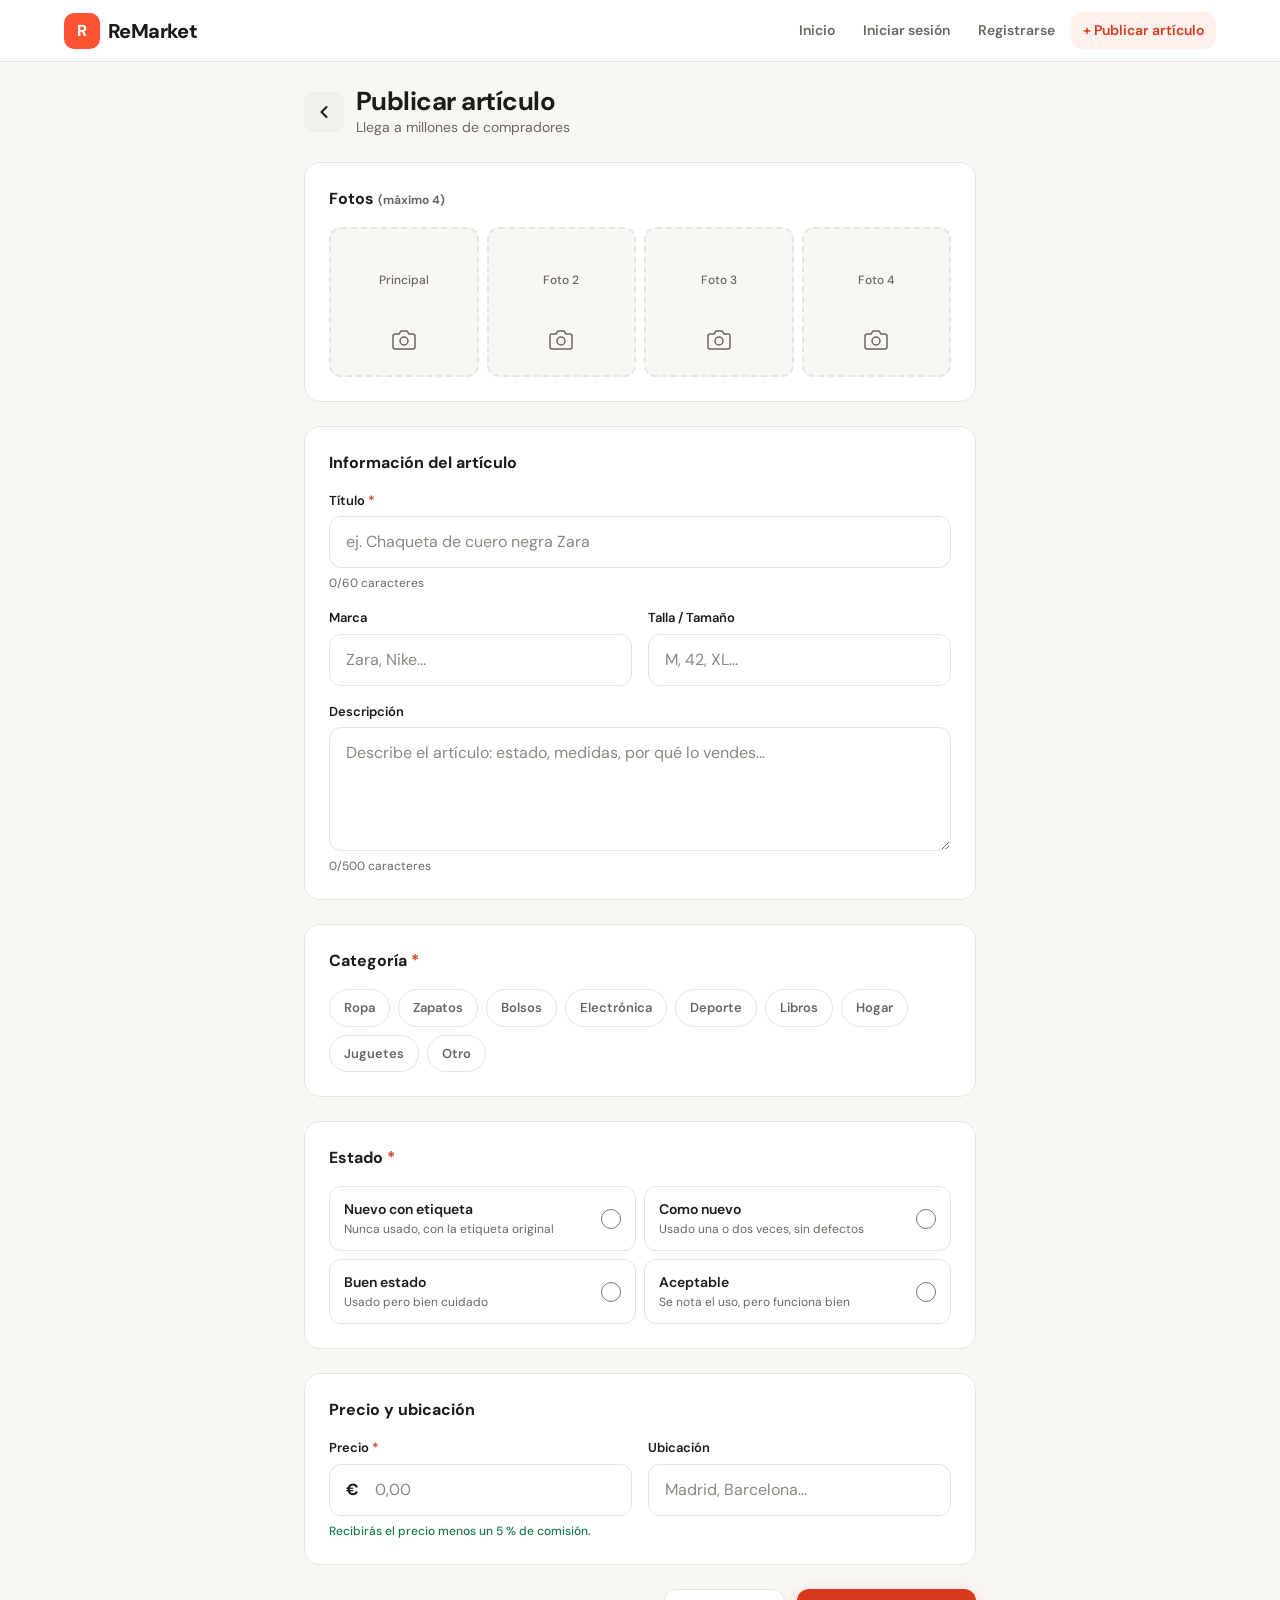
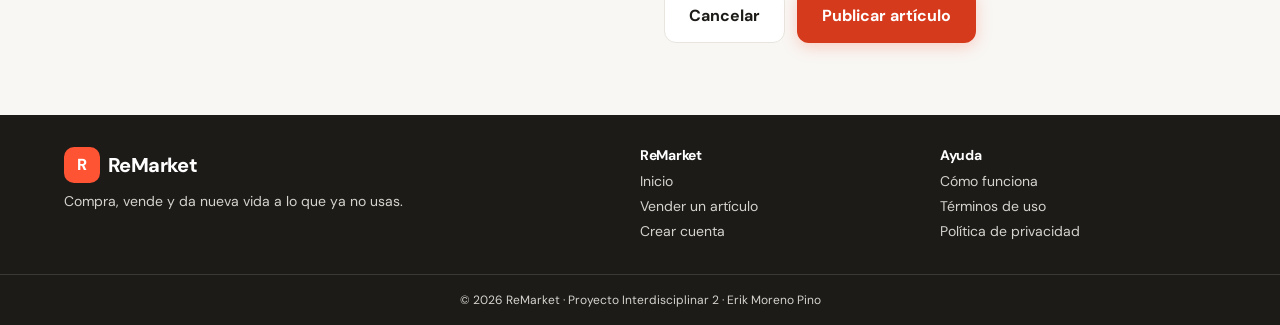
<file: pages/crear.html>
<!DOCTYPE html>
<html lang="es">
<head>
  <meta charset="UTF-8">
  <meta name="viewport" content="width=device-width, initial-scale=1.0">
  <meta name="description" content="Publica un artículo de segunda mano en ReMarket.">
  <title>Publicar artículo · ReMarket</title>
  <link rel="icon" href="../assets/icons/favicon.png" type="image/png">

  <!-- Fuente del prototipo de Figma -->
  <link rel="preconnect" href="https://fonts.googleapis.com">
  <link rel="preconnect" href="https://fonts.gstatic.com" crossorigin>
  <link href="https://fonts.googleapis.com/css2?family=DM+Sans:wght@400;500;600;700;800&amp;display=swap" rel="stylesheet">

  <!-- Hojas de estilo (orden: variables > base > layout > componentes > páginas) -->
  <link rel="stylesheet" href="../css/variables.css">
  <link rel="stylesheet" href="../css/base.css">
  <link rel="stylesheet" href="../css/layout.css">
  <link rel="stylesheet" href="../css/components.css">
  <link rel="stylesheet" href="../css/pages.css">
</head>
<body>
  <header class="cabecera">
    <div class="contenedor cabecera__contenido">
      <a href="../index.html" class="logo" aria-label="ReMarket, ir al inicio">
        <span class="logo__icono" aria-hidden="true">R</span>
        <span>ReMarket</span>
      </a>

      <button class="boton-menu" type="button" aria-label="Abrir menú" aria-expanded="false" aria-controls="menu-principal">
        <svg width="22" height="22" viewBox="0 0 24 24" fill="none" stroke="currentColor" stroke-width="2" stroke-linecap="round" aria-hidden="true"><line x1="3" y1="6" x2="21" y2="6"/><line x1="3" y1="12" x2="21" y2="12"/><line x1="3" y1="18" x2="21" y2="18"/></svg>
      </button>

      <nav class="nav" id="menu-principal" aria-label="Menú principal">
        <ul class="nav__lista">
          <li><a class="nav__enlace" href="../index.html">Inicio</a></li>
          <li><a class="nav__enlace" href="login.html">Iniciar sesión</a></li>
          <li><a class="nav__enlace" href="registro.html">Registrarse</a></li>
          <li><a class="nav__enlace nav__enlace--destacado" href="crear.html" aria-current="page">+ Publicar artículo</a></li>
        </ul>
      </nav>
    </div>
  </header>

  <main class="contenedor publicar">
    <header class="publicar__cabecera">
      <a class="boton-volver" href="../index.html" aria-label="Volver al inicio"><svg width="20" height="20" viewBox="0 0 24 24" fill="none" stroke="currentColor" stroke-width="2.5" stroke-linecap="round" stroke-linejoin="round" aria-hidden="true"><polyline points="15 18 9 12 15 6"/></svg></a>
      <div>
        <h1 class="publicar__titulo">Publicar artículo</h1>
        <p class="publicar__subtitulo">Llega a millones de compradores</p>
      </div>
    </header>

    <form class="formulario" id="form-publicar" action="detalle.html" method="post" enctype="multipart/form-data" novalidate>
      <fieldset class="bloque">
        <legend>Fotos <span class="campo__ayuda">(máximo 4)</span></legend>
        <div class="fotos">
            <label class="fotos__hueco">
              <svg width="24" height="24" viewBox="0 0 24 24" fill="none" stroke="currentColor" stroke-width="1.5" stroke-linecap="round" stroke-linejoin="round" aria-hidden="true"><path d="M23 19a2 2 0 0 1-2 2H3a2 2 0 0 1-2-2V8a2 2 0 0 1 2-2h4l2-3h6l2 3h4a2 2 0 0 1 2 2z"/><circle cx="12" cy="13" r="4"/></svg>
              <span>Principal</span>
              <input type="file" name="foto1" accept="image/*">
            </label>
            <label class="fotos__hueco">
              <svg width="24" height="24" viewBox="0 0 24 24" fill="none" stroke="currentColor" stroke-width="1.5" stroke-linecap="round" stroke-linejoin="round" aria-hidden="true"><path d="M23 19a2 2 0 0 1-2 2H3a2 2 0 0 1-2-2V8a2 2 0 0 1 2-2h4l2-3h6l2 3h4a2 2 0 0 1 2 2z"/><circle cx="12" cy="13" r="4"/></svg>
              <span>Foto 2</span>
              <input type="file" name="foto2" accept="image/*">
            </label>
            <label class="fotos__hueco">
              <svg width="24" height="24" viewBox="0 0 24 24" fill="none" stroke="currentColor" stroke-width="1.5" stroke-linecap="round" stroke-linejoin="round" aria-hidden="true"><path d="M23 19a2 2 0 0 1-2 2H3a2 2 0 0 1-2-2V8a2 2 0 0 1 2-2h4l2-3h6l2 3h4a2 2 0 0 1 2 2z"/><circle cx="12" cy="13" r="4"/></svg>
              <span>Foto 3</span>
              <input type="file" name="foto3" accept="image/*">
            </label>
            <label class="fotos__hueco">
              <svg width="24" height="24" viewBox="0 0 24 24" fill="none" stroke="currentColor" stroke-width="1.5" stroke-linecap="round" stroke-linejoin="round" aria-hidden="true"><path d="M23 19a2 2 0 0 1-2 2H3a2 2 0 0 1-2-2V8a2 2 0 0 1 2-2h4l2-3h6l2 3h4a2 2 0 0 1 2 2z"/><circle cx="12" cy="13" r="4"/></svg>
              <span>Foto 4</span>
              <input type="file" name="foto4" accept="image/*">
            </label>
        </div>
        <p class="campo__error" id="error-fotos" aria-live="polite"></p>
      </fieldset>

      <fieldset class="bloque">
        <legend>Información del artículo</legend>

        <div class="campo">
          <label class="campo__etiqueta" for="titulo">Título <span class="campo__obligatorio">*</span></label>
          <input class="input" type="text" id="titulo" name="titulo" placeholder="ej. Chaqueta de cuero negra Zara" maxlength="60" required>
          <p class="campo__ayuda" id="contador-titulo">0/60 caracteres</p>
          <p class="campo__error" id="error-titulo" aria-live="polite"></p>
        </div>

        <div class="dos-columnas">
          <div class="campo">
            <label class="campo__etiqueta" for="marca">Marca</label>
            <input class="input" type="text" id="marca" name="marca" placeholder="Zara, Nike...">
          </div>
          <div class="campo">
            <label class="campo__etiqueta" for="talla">Talla / Tamaño</label>
            <input class="input" type="text" id="talla" name="talla" placeholder="M, 42, XL...">
          </div>
        </div>

        <div class="campo">
          <label class="campo__etiqueta" for="descripcion">Descripción</label>
          <textarea class="input" id="descripcion" name="descripcion" rows="4" maxlength="500" placeholder="Describe el artículo: estado, medidas, por qué lo vendes..."></textarea>
          <p class="campo__ayuda" id="contador-descripcion">0/500 caracteres</p>
          <p class="campo__error" id="error-descripcion" aria-live="polite"></p>
        </div>
      </fieldset>

      <fieldset class="bloque">
        <legend>Categoría <span class="campo__obligatorio">*</span></legend>
        <div class="opciones">
            <label class="opcion-chip"><input type="radio" name="categoria" value="ropa" required><span>Ropa</span></label>
            <label class="opcion-chip"><input type="radio" name="categoria" value="zapatos" required><span>Zapatos</span></label>
            <label class="opcion-chip"><input type="radio" name="categoria" value="bolsos" required><span>Bolsos</span></label>
            <label class="opcion-chip"><input type="radio" name="categoria" value="electrónica" required><span>Electrónica</span></label>
            <label class="opcion-chip"><input type="radio" name="categoria" value="deporte" required><span>Deporte</span></label>
            <label class="opcion-chip"><input type="radio" name="categoria" value="libros" required><span>Libros</span></label>
            <label class="opcion-chip"><input type="radio" name="categoria" value="hogar" required><span>Hogar</span></label>
            <label class="opcion-chip"><input type="radio" name="categoria" value="juguetes" required><span>Juguetes</span></label>
            <label class="opcion-chip"><input type="radio" name="categoria" value="otro" required><span>Otro</span></label>
        </div>
        <p class="campo__error" id="error-categoria" aria-live="polite"></p>
      </fieldset>

      <fieldset class="bloque">
        <legend>Estado <span class="campo__obligatorio">*</span></legend>
        <div class="estados">
            <label class="estado">
              <span>
                <span class="estado__nombre">Nuevo con etiqueta</span>
                <span class="estado__desc">Nunca usado, con la etiqueta original</span>
              </span>
              <input type="radio" name="estado" value="nuevo" required>
            </label>
            <label class="estado">
              <span>
                <span class="estado__nombre">Como nuevo</span>
                <span class="estado__desc">Usado una o dos veces, sin defectos</span>
              </span>
              <input type="radio" name="estado" value="como-nuevo" required>
            </label>
            <label class="estado">
              <span>
                <span class="estado__nombre">Buen estado</span>
                <span class="estado__desc">Usado pero bien cuidado</span>
              </span>
              <input type="radio" name="estado" value="buen-estado" required>
            </label>
            <label class="estado">
              <span>
                <span class="estado__nombre">Aceptable</span>
                <span class="estado__desc">Se nota el uso, pero funciona bien</span>
              </span>
              <input type="radio" name="estado" value="aceptable" required>
            </label>
        </div>
        <p class="campo__error" id="error-estado" aria-live="polite"></p>
      </fieldset>

      <fieldset class="bloque">
        <legend>Precio y ubicación</legend>
        <div class="dos-columnas">
          <div class="campo">
            <label class="campo__etiqueta" for="precio">Precio <span class="campo__obligatorio">*</span></label>
            <div class="input-grupo">
              <span class="input-grupo__prefijo" aria-hidden="true">€</span>
              <input class="input" type="number" id="precio" name="precio" placeholder="0,00" min="1" step="0.01" required>
            </div>
            <p class="aviso-comision" id="aviso-comision">Recibirás el precio menos un 5 % de comisión.</p>
            <p class="campo__error" id="error-precio" aria-live="polite"></p>
          </div>
          <div class="campo">
            <label class="campo__etiqueta" for="ubicacion">Ubicación</label>
            <input class="input" type="text" id="ubicacion" name="ubicacion" placeholder="Madrid, Barcelona...">
          </div>
        </div>
      </fieldset>

      <div class="publicar__acciones">
        <a class="boton boton--secundario" href="../index.html" id="cancelar-publicar">Cancelar</a>
        <button class="boton boton--primario" type="submit">Publicar artículo</button>
      </div>
    </form>
  </main>

  <footer class="pie">
    <div class="contenedor pie__contenido">
      <div>
        <a href="../index.html" class="logo">
          <span class="logo__icono" aria-hidden="true">R</span>
          <span>ReMarket</span>
        </a>
        <p>Compra, vende y da nueva vida a lo que ya no usas.</p>
      </div>
      <nav aria-label="Enlaces del pie">
        <h2 class="pie__titulo">ReMarket</h2>
        <ul class="pie__lista">
          <li><a href="../index.html">Inicio</a></li>
          <li><a href="crear.html">Vender un artículo</a></li>
          <li><a href="registro.html">Crear cuenta</a></li>
        </ul>
      </nav>
      <section>
        <h2 class="pie__titulo">Ayuda</h2>
        <ul class="pie__lista">
          <li><a href="#">Cómo funciona</a></li>
          <li><a href="#">Términos de uso</a></li>
          <li><a href="#">Política de privacidad</a></li>
        </ul>
      </section>
    </div>
    <p class="pie__legal">© 2026 ReMarket · Proyecto Interdisciplinar 2 · Erik Moreno Pino</p>
  </footer>

  <!-- Scripts (con defer se ejecutan cuando el HTML ya está cargado) -->
  <script src="../js/modal.js" defer></script>
  <script src="../js/menu.js" defer></script>
  <script src="../js/mockData.js" defer></script>
  <script src="../js/productos.js" defer></script>
  <script src="../js/validaciones.js" defer></script>
  <script src="../js/crear.js" defer></script>
</body>
</html>
</file>
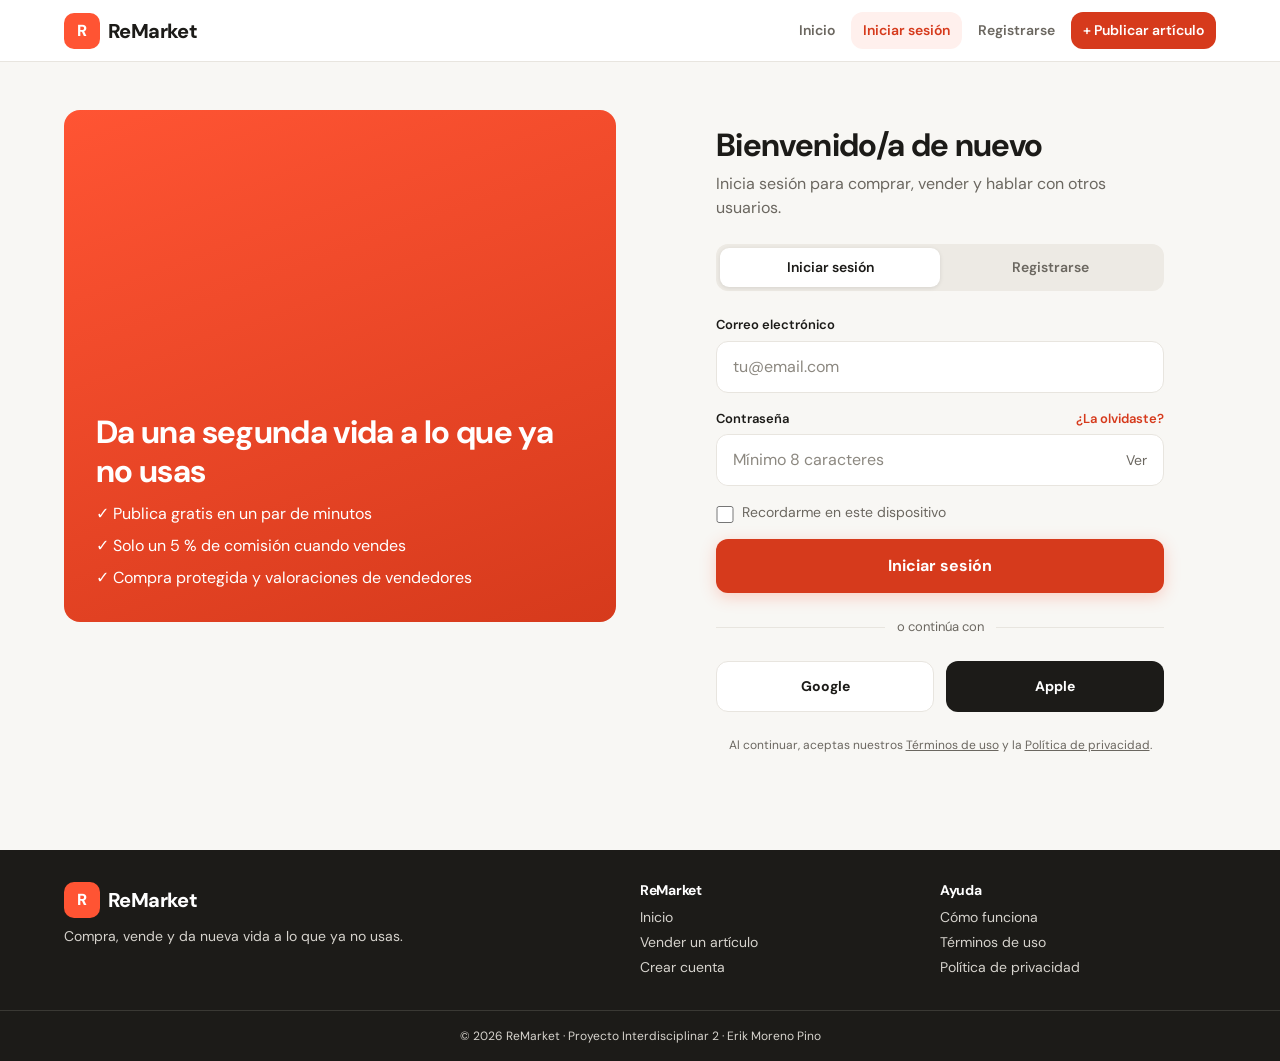
<file: pages/login.html>
<!DOCTYPE html>
<html lang="es">
<head>
  <meta charset="UTF-8">
  <meta name="viewport" content="width=device-width, initial-scale=1.0">
  <meta name="description" content="Inicia sesión en ReMarket para comprar y vender artículos de segunda mano.">
  <title>Iniciar sesión · ReMarket</title>
  <link rel="icon" href="../assets/icons/favicon.png" type="image/png">

  <!-- Fuente del prototipo de Figma -->
  <link rel="preconnect" href="https://fonts.googleapis.com">
  <link rel="preconnect" href="https://fonts.gstatic.com" crossorigin>
  <link href="https://fonts.googleapis.com/css2?family=DM+Sans:wght@400;500;600;700;800&amp;display=swap" rel="stylesheet">

  <!-- Hojas de estilo (orden: variables > base > layout > componentes > páginas) -->
  <link rel="stylesheet" href="../css/variables.css">
  <link rel="stylesheet" href="../css/base.css">
  <link rel="stylesheet" href="../css/layout.css">
  <link rel="stylesheet" href="../css/components.css">
  <link rel="stylesheet" href="../css/pages.css">
</head>
<body>
  <header class="cabecera">
    <div class="contenedor cabecera__contenido">
      <a href="../index.html" class="logo" aria-label="ReMarket, ir al inicio">
        <span class="logo__icono" aria-hidden="true">R</span>
        <span>ReMarket</span>
      </a>

      <button class="boton-menu" type="button" aria-label="Abrir menú" aria-expanded="false" aria-controls="menu-principal">
        <svg width="22" height="22" viewBox="0 0 24 24" fill="none" stroke="currentColor" stroke-width="2" stroke-linecap="round" aria-hidden="true"><line x1="3" y1="6" x2="21" y2="6"/><line x1="3" y1="12" x2="21" y2="12"/><line x1="3" y1="18" x2="21" y2="18"/></svg>
      </button>

      <nav class="nav" id="menu-principal" aria-label="Menú principal">
        <ul class="nav__lista">
          <li><a class="nav__enlace" href="../index.html">Inicio</a></li>
          <li><a class="nav__enlace" href="login.html" aria-current="page">Iniciar sesión</a></li>
          <li><a class="nav__enlace" href="registro.html">Registrarse</a></li>
          <li><a class="nav__enlace nav__enlace--destacado" href="crear.html">+ Publicar artículo</a></li>
        </ul>
      </nav>
    </div>
  </header>

  <main class="contenedor acceso">
      <aside class="acceso__lateral" aria-label="Ventajas de ReMarket">
        <h2>Da una segunda vida a lo que ya no usas</h2>
        <ul>
          <li>Publica gratis en un par de minutos</li>
          <li>Solo un 5 % de comisión cuando vendes</li>
          <li>Compra protegida y valoraciones de vendedores</li>
        </ul>
      </aside>

      <section class="acceso__tarjeta" aria-labelledby="titulo-login">
        <h1 class="acceso__titulo" id="titulo-login">Bienvenido/a de nuevo</h1>
        <p class="acceso__texto">Inicia sesión para comprar, vender y hablar con otros usuarios.</p>

        <nav class="selector" aria-label="Elegir acceso">
          <a href="login.html" aria-current="page">Iniciar sesión</a>
          <a href="registro.html">Registrarse</a>
        </nav>

        <form class="formulario" id="form-login" action="../index.html" method="post" novalidate>
          <div class="campo">
            <label class="campo__etiqueta" for="login-email">Correo electrónico</label>
            <input class="input" type="email" id="login-email" name="email" placeholder="tu@email.com" autocomplete="email" required>
            <p class="campo__error" id="error-login-email" aria-live="polite"></p>
          </div>

          <div class="campo">
            <div class="formulario__fila-etiqueta">
              <label class="campo__etiqueta" for="login-password">Contraseña</label>
              <button class="enlace" type="button" id="olvide-password">¿La olvidaste?</button>
            </div>
            <div class="input-grupo">
              <input class="input" type="password" id="login-password" name="password" placeholder="Mínimo 8 caracteres" autocomplete="current-password" minlength="8" required>
              <button class="input-grupo__boton" type="button" aria-label="Mostrar contraseña">Ver</button>
            </div>
            <p class="campo__error" id="error-login-password" aria-live="polite"></p>
          </div>

          <label class="casilla">
            <input type="checkbox" name="recordar">
            <span>Recordarme en este dispositivo</span>
          </label>

          <button class="boton boton--primario boton--bloque" type="submit">Iniciar sesión</button>
        </form>

        <p class="separador">o continúa con</p>

        <div class="acceso__sociales">
          <button class="boton boton--secundario boton-social" type="button">Google</button>
          <button class="boton boton--oscuro boton-social" type="button">Apple</button>
        </div>

        <p class="acceso__legal">Al continuar, aceptas nuestros <a href="#">Términos de uso</a> y la <a href="#">Política de privacidad</a>.</p>
      </section>
  </main>

  <footer class="pie">
    <div class="contenedor pie__contenido">
      <div>
        <a href="../index.html" class="logo">
          <span class="logo__icono" aria-hidden="true">R</span>
          <span>ReMarket</span>
        </a>
        <p>Compra, vende y da nueva vida a lo que ya no usas.</p>
      </div>
      <nav aria-label="Enlaces del pie">
        <h2 class="pie__titulo">ReMarket</h2>
        <ul class="pie__lista">
          <li><a href="../index.html">Inicio</a></li>
          <li><a href="crear.html">Vender un artículo</a></li>
          <li><a href="registro.html">Crear cuenta</a></li>
        </ul>
      </nav>
      <section>
        <h2 class="pie__titulo">Ayuda</h2>
        <ul class="pie__lista">
          <li><a href="#">Cómo funciona</a></li>
          <li><a href="#">Términos de uso</a></li>
          <li><a href="#">Política de privacidad</a></li>
        </ul>
      </section>
    </div>
    <p class="pie__legal">© 2026 ReMarket · Proyecto Interdisciplinar 2 · Erik Moreno Pino</p>
  </footer>

  <!-- Scripts (con defer se ejecutan cuando el HTML ya está cargado) -->
  <script src="../js/modal.js" defer></script>
  <script src="../js/menu.js" defer></script>
  <script src="../js/mockData.js" defer></script>
  <script src="../js/validaciones.js" defer></script>
  <script src="../js/login.js" defer></script>
</body>
</html>
</file>
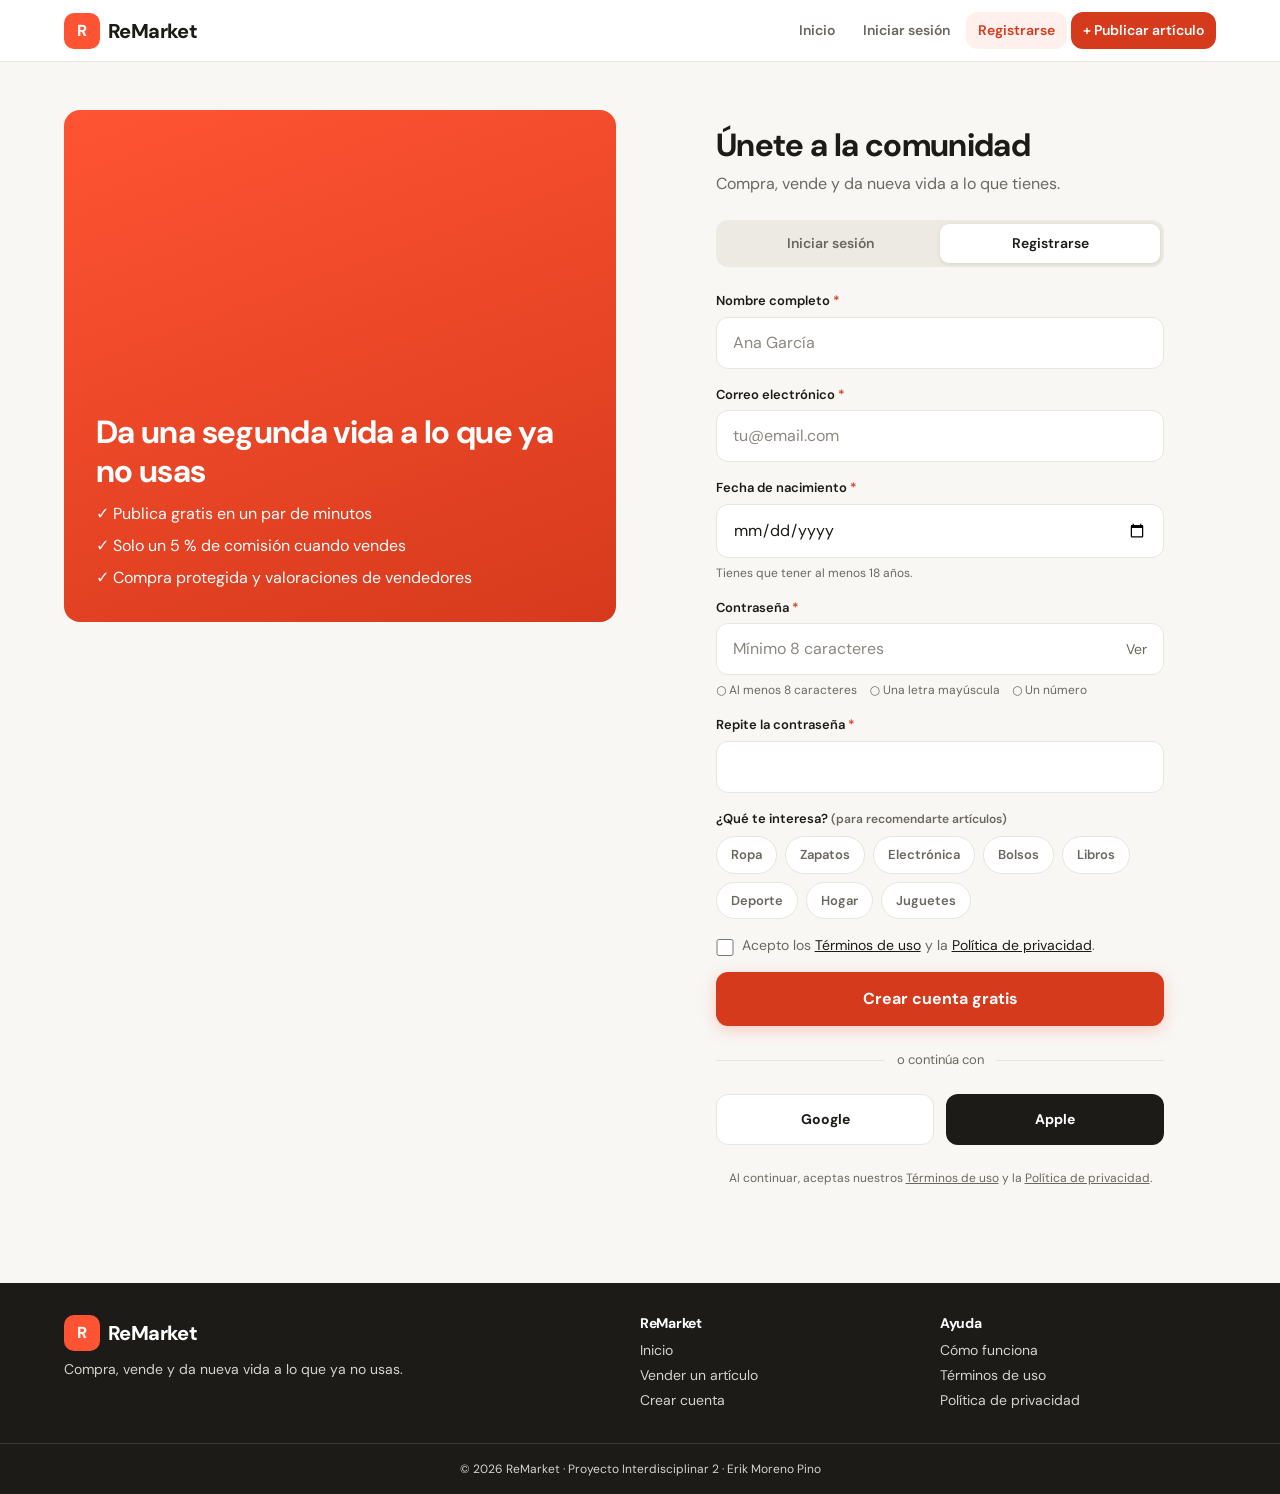
<file: pages/registro.html>
<!DOCTYPE html>
<html lang="es">
<head>
  <meta charset="UTF-8">
  <meta name="viewport" content="width=device-width, initial-scale=1.0">
  <meta name="description" content="Crea tu cuenta gratis en ReMarket.">
  <title>Crear cuenta · ReMarket</title>
  <link rel="icon" href="../assets/icons/favicon.png" type="image/png">

  <!-- Fuente del prototipo de Figma -->
  <link rel="preconnect" href="https://fonts.googleapis.com">
  <link rel="preconnect" href="https://fonts.gstatic.com" crossorigin>
  <link href="https://fonts.googleapis.com/css2?family=DM+Sans:wght@400;500;600;700;800&amp;display=swap" rel="stylesheet">

  <!-- Hojas de estilo (orden: variables > base > layout > componentes > páginas) -->
  <link rel="stylesheet" href="../css/variables.css">
  <link rel="stylesheet" href="../css/base.css">
  <link rel="stylesheet" href="../css/layout.css">
  <link rel="stylesheet" href="../css/components.css">
  <link rel="stylesheet" href="../css/pages.css">
</head>
<body>
  <header class="cabecera">
    <div class="contenedor cabecera__contenido">
      <a href="../index.html" class="logo" aria-label="ReMarket, ir al inicio">
        <span class="logo__icono" aria-hidden="true">R</span>
        <span>ReMarket</span>
      </a>

      <button class="boton-menu" type="button" aria-label="Abrir menú" aria-expanded="false" aria-controls="menu-principal">
        <svg width="22" height="22" viewBox="0 0 24 24" fill="none" stroke="currentColor" stroke-width="2" stroke-linecap="round" aria-hidden="true"><line x1="3" y1="6" x2="21" y2="6"/><line x1="3" y1="12" x2="21" y2="12"/><line x1="3" y1="18" x2="21" y2="18"/></svg>
      </button>

      <nav class="nav" id="menu-principal" aria-label="Menú principal">
        <ul class="nav__lista">
          <li><a class="nav__enlace" href="../index.html">Inicio</a></li>
          <li><a class="nav__enlace" href="login.html">Iniciar sesión</a></li>
          <li><a class="nav__enlace" href="registro.html" aria-current="page">Registrarse</a></li>
          <li><a class="nav__enlace nav__enlace--destacado" href="crear.html">+ Publicar artículo</a></li>
        </ul>
      </nav>
    </div>
  </header>

  <main class="contenedor acceso">
      <aside class="acceso__lateral" aria-label="Ventajas de ReMarket">
        <h2>Da una segunda vida a lo que ya no usas</h2>
        <ul>
          <li>Publica gratis en un par de minutos</li>
          <li>Solo un 5 % de comisión cuando vendes</li>
          <li>Compra protegida y valoraciones de vendedores</li>
        </ul>
      </aside>

      <section class="acceso__tarjeta" aria-labelledby="titulo-registro">
        <h1 class="acceso__titulo" id="titulo-registro">Únete a la comunidad</h1>
        <p class="acceso__texto">Compra, vende y da nueva vida a lo que tienes.</p>

        <nav class="selector" aria-label="Elegir acceso">
          <a href="login.html">Iniciar sesión</a>
          <a href="registro.html" aria-current="page">Registrarse</a>
        </nav>

        <form class="formulario" id="form-registro" action="../index.html" method="post" novalidate>
          <div class="campo">
            <label class="campo__etiqueta" for="reg-nombre">Nombre completo <span class="campo__obligatorio">*</span></label>
            <input class="input" type="text" id="reg-nombre" name="nombre" placeholder="Ana García" autocomplete="name" required>
            <p class="campo__error" id="error-reg-nombre" aria-live="polite"></p>
          </div>

          <div class="campo">
            <label class="campo__etiqueta" for="reg-email">Correo electrónico <span class="campo__obligatorio">*</span></label>
            <input class="input" type="email" id="reg-email" name="email" placeholder="tu@email.com" autocomplete="email" required>
            <p class="campo__error" id="error-reg-email" aria-live="polite"></p>
          </div>

          <div class="campo">
            <label class="campo__etiqueta" for="reg-fecha">Fecha de nacimiento <span class="campo__obligatorio">*</span></label>
            <input class="input" type="date" id="reg-fecha" name="fecha_nacimiento" required>
            <p class="campo__ayuda">Tienes que tener al menos 18 años.</p>
            <p class="campo__error" id="error-reg-fecha" aria-live="polite"></p>
          </div>

          <div class="campo">
            <label class="campo__etiqueta" for="reg-password">Contraseña <span class="campo__obligatorio">*</span></label>
            <div class="input-grupo">
              <input class="input" type="password" id="reg-password" name="password" placeholder="Mínimo 8 caracteres" autocomplete="new-password" minlength="8" required>
              <button class="input-grupo__boton" type="button" aria-label="Mostrar contraseña">Ver</button>
            </div>
            <ul class="requisitos" id="requisitos-password" aria-label="Requisitos de la contraseña">
              <li data-requisito="longitud">Al menos 8 caracteres</li>
              <li data-requisito="mayuscula">Una letra mayúscula</li>
              <li data-requisito="numero">Un número</li>
            </ul>
            <p class="campo__error" id="error-reg-password" aria-live="polite"></p>
          </div>

          <div class="campo">
            <label class="campo__etiqueta" for="reg-password2">Repite la contraseña <span class="campo__obligatorio">*</span></label>
            <input class="input" type="password" id="reg-password2" name="password2" autocomplete="new-password" required>
            <p class="campo__error" id="error-reg-password2" aria-live="polite"></p>
          </div>

          <fieldset class="campo intereses">
            <legend class="campo__etiqueta">¿Qué te interesa? <span class="campo__ayuda">(para recomendarte artículos)</span></legend>
            <div class="opciones">
              <label class="opcion-chip"><input type="checkbox" name="intereses" value="ropa"><span>Ropa</span></label>
              <label class="opcion-chip"><input type="checkbox" name="intereses" value="zapatos"><span>Zapatos</span></label>
              <label class="opcion-chip"><input type="checkbox" name="intereses" value="electrónica"><span>Electrónica</span></label>
              <label class="opcion-chip"><input type="checkbox" name="intereses" value="bolsos"><span>Bolsos</span></label>
              <label class="opcion-chip"><input type="checkbox" name="intereses" value="libros"><span>Libros</span></label>
              <label class="opcion-chip"><input type="checkbox" name="intereses" value="deporte"><span>Deporte</span></label>
              <label class="opcion-chip"><input type="checkbox" name="intereses" value="hogar"><span>Hogar</span></label>
              <label class="opcion-chip"><input type="checkbox" name="intereses" value="juguetes"><span>Juguetes</span></label>
            </div>
          </fieldset>

          <label class="casilla">
            <input type="checkbox" name="terminos" required>
            <span>Acepto los <a href="#">Términos de uso</a> y la <a href="#">Política de privacidad</a>.</span>
          </label>
          <p class="campo__error" id="error-reg-terminos" aria-live="polite"></p>

          <button class="boton boton--primario boton--bloque" type="submit">Crear cuenta gratis</button>
        </form>

        <p class="separador">o continúa con</p>

        <div class="acceso__sociales">
          <button class="boton boton--secundario boton-social" type="button">Google</button>
          <button class="boton boton--oscuro boton-social" type="button">Apple</button>
        </div>

        <p class="acceso__legal">Al continuar, aceptas nuestros <a href="#">Términos de uso</a> y la <a href="#">Política de privacidad</a>.</p>
      </section>
  </main>

  <footer class="pie">
    <div class="contenedor pie__contenido">
      <div>
        <a href="../index.html" class="logo">
          <span class="logo__icono" aria-hidden="true">R</span>
          <span>ReMarket</span>
        </a>
        <p>Compra, vende y da nueva vida a lo que ya no usas.</p>
      </div>
      <nav aria-label="Enlaces del pie">
        <h2 class="pie__titulo">ReMarket</h2>
        <ul class="pie__lista">
          <li><a href="../index.html">Inicio</a></li>
          <li><a href="crear.html">Vender un artículo</a></li>
          <li><a href="registro.html">Crear cuenta</a></li>
        </ul>
      </nav>
      <section>
        <h2 class="pie__titulo">Ayuda</h2>
        <ul class="pie__lista">
          <li><a href="#">Cómo funciona</a></li>
          <li><a href="#">Términos de uso</a></li>
          <li><a href="#">Política de privacidad</a></li>
        </ul>
      </section>
    </div>
    <p class="pie__legal">© 2026 ReMarket · Proyecto Interdisciplinar 2 · Erik Moreno Pino</p>
  </footer>

  <!-- Scripts (con defer se ejecutan cuando el HTML ya está cargado) -->
  <script src="../js/modal.js" defer></script>
  <script src="../js/menu.js" defer></script>
  <script src="../js/mockData.js" defer></script>
  <script src="../js/validaciones.js" defer></script>
  <script src="../js/registro.js" defer></script>
</body>
</html>
</file>
<file: css/variables.css>
/* ==========================================================================
   VARIABLES - Guía de estilos sacada del prototipo de Figma (ReMarket)
   ========================================================================== */

:root {
  /* Colores de marca */
  --color-primario: #ff5433;          /* naranja de ReMarket (logo, detalles) */
  --color-primario-oscuro: #d63a1c;   /* botones: contraste 4,7:1 con blanco */
  --color-primario-claro: #fff0ed;    /* fondos de chips y opciones marcadas */

  /* Colores neutros */
  --color-fondo: #f8f7f4;
  --color-superficie: #ffffff;
  --color-panel: #f2f0eb;
  --color-borde: #e8e5df;
  --color-texto: #1c1b18;
  --color-texto-suave: #6b6760;       /* gris más oscuro que en Figma para cumplir WCAG AA */
  --color-placeholder: #8c8880;

  /* Colores de estado */
  --color-exito: #1b7a50;
  --color-exito-claro: #e8f8f1;
  --color-aviso: #b45309;
  --color-error: #c2412d;
  --color-error-claro: #fff0ed;

  /* Tipografía */
  --fuente-principal: "DM Sans", system-ui, -apple-system, "Segoe UI", sans-serif;
  --texto-xs: 0.75rem;   /* 12px */
  --texto-sm: 0.875rem;  /* 14px */
  --texto-base: 1rem;    /* 16px */
  --texto-lg: 1.25rem;   /* 20px */
  --texto-xl: 1.625rem;  /* 26px */
  --texto-xxl: 2rem;     /* 32px */

  /* Espaciados (escala de 4px) */
  --espacio-1: 0.25rem;
  --espacio-2: 0.5rem;
  --espacio-3: 0.75rem;
  --espacio-4: 1rem;
  --espacio-5: 1.5rem;
  --espacio-6: 2rem;
  --espacio-7: 3rem;

  /* Bordes y sombras */
  --radio-sm: 0.5rem;
  --radio-md: 0.75rem;
  --radio-lg: 1rem;
  --radio-pill: 999px;
  --sombra-boton: 0 4px 16px rgba(255, 84, 51, 0.25);
  --sombra-tarjeta: 0 2px 10px rgba(0, 0, 0, 0.06);

  /* Anchos máximos */
  --ancho-max: 1200px;
  --ancho-formulario: 720px;
}
</file>
<file: css/base.css>
/* ==========================================================================
   BASE - Reset sencillo y estilos generales
   ========================================================================== */

*,
*::before,
*::after {
  box-sizing: border-box;
  margin: 0;
  padding: 0;
}

html {
  font-size: 100%;
}

body {
  font-family: var(--fuente-principal);
  font-size: var(--texto-base);
  line-height: 1.5;
  color: var(--color-texto);
  background-color: var(--color-fondo);
  min-height: 100vh;
  display: flex;
  flex-direction: column;
}

main {
  flex: 1;
}

img {
  display: block;
  max-width: 100%;
}

a {
  color: inherit;
  text-decoration: none;
}

ul,
ol {
  list-style: none;
}

button,
input,
select,
textarea {
  font: inherit;
  color: inherit;
}

button {
  cursor: pointer;
}

h1,
h2,
h3 {
  line-height: 1.2;
  letter-spacing: -0.02em;
}

/* Lo que JS oculta con el atributo hidden no se ve aunque tenga display en su clase */
[hidden] {
  display: none !important;
}

/* Foco visible para quien navega con teclado */
:focus-visible {
  outline: 3px solid var(--color-primario);
  outline-offset: 2px;
}

/* Texto solo para lectores de pantalla */
.visualmente-oculto {
  width: 1px;
  height: 1px;
  margin: -1px;
  overflow: hidden;
  clip-path: inset(50%);
  white-space: nowrap;
}

/* Contenedor centrado que se usa en todas las páginas */
.contenedor {
  width: 100%;
  max-width: var(--ancho-max);
  margin-inline: auto;
  padding-inline: var(--espacio-4);
}

@media (min-width: 768px) {
  .contenedor {
    padding-inline: var(--espacio-5);
  }
}
</file>
<file: css/layout.css>
/* ==========================================================================
   LAYOUT - Cabecera, navegación y pie (comunes a todas las páginas)
   Mobile first: primero móvil y luego media queries para tablet y escritorio
   ========================================================================== */

/* ---------- Cabecera ---------- */
.cabecera {
  background-color: var(--color-superficie);
  border-bottom: 1px solid var(--color-borde);
  position: sticky;
  top: 0;
  z-index: 10;
}

.cabecera__contenido {
  display: flex;
  flex-wrap: wrap;
  align-items: center;
  justify-content: space-between;
  gap: var(--espacio-3);
  padding-block: var(--espacio-3);
}

.logo {
  display: flex;
  align-items: center;
  gap: var(--espacio-2);
  font-weight: 800;
  font-size: var(--texto-lg);
  letter-spacing: -0.03em;
}

.logo__icono {
  display: grid;
  place-items: center;
  width: 2.25rem;
  height: 2.25rem;
  border-radius: 0.625rem;
  background-color: var(--color-primario);
  color: #fff;
  font-size: var(--texto-base);
}

/* Botón hamburguesa (solo en móvil). En el Hito 2 se abre/cierra con JS */
.boton-menu {
  display: grid;
  place-items: center;
  width: 2.75rem;
  height: 2.75rem;
  border: 1px solid var(--color-borde);
  border-radius: var(--radio-md);
  background-color: var(--color-superficie);
}

/* ---------- Navegación ---------- */
.nav {
  display: none;            /* en móvil está escondida hasta pulsar el botón */
  flex-basis: 100%;
}

.nav.abierto {
  display: block;
}

.nav__lista {
  display: flex;
  flex-direction: column;
  gap: var(--espacio-1);
  padding-top: var(--espacio-2);
}

.nav__enlace {
  display: flex;
  align-items: center;
  gap: var(--espacio-2);
  padding: var(--espacio-3) var(--espacio-3);
  border-radius: var(--radio-md);
  font-weight: 600;
  color: var(--color-texto-suave);
}

.nav__enlace:hover,
.nav__enlace[aria-current="page"] {
  background-color: var(--color-primario-claro);
  color: var(--color-primario-oscuro);
}

.nav__enlace--destacado {
  background-color: var(--color-primario-oscuro);
  color: #fff;
}

.nav__enlace--destacado:hover {
  background-color: var(--color-primario-oscuro);
  color: #fff;
  opacity: 0.9;
}

/* ---------- Buscador de la cabecera ---------- */
.buscador {
  display: flex;
  align-items: center;
  gap: var(--espacio-2);
  flex-basis: 100%;
  order: 3;                  /* en móvil va debajo del logo */
  padding: var(--espacio-2) var(--espacio-3);
  background-color: var(--color-fondo);
  border: 1.5px solid var(--color-borde);
  border-radius: var(--radio-md);
  color: var(--color-texto-suave);
}

.buscador:focus-within {
  border-color: var(--color-primario);
}

.buscador input {
  flex: 1;
  min-width: 0;
  border: none;
  background: transparent;
  outline: none;
  font-size: var(--texto-sm);
  color: var(--color-texto);
}

.buscador input::placeholder {
  color: var(--color-placeholder);
}

/* ---------- Pie de página ---------- */
.pie {
  margin-top: var(--espacio-7);
  background-color: var(--color-texto);
  color: #d6d3cd;
  font-size: var(--texto-sm);
}

.pie__contenido {
  display: grid;
  grid-template-columns: 1fr;
  gap: var(--espacio-5);
  padding-block: var(--espacio-6);
}

.pie .logo {
  color: #fff;
  margin-bottom: var(--espacio-2);
}

.pie__titulo {
  color: #fff;
  font-size: var(--texto-sm);
  margin-bottom: var(--espacio-2);
}

.pie__lista {
  display: flex;
  flex-direction: column;
  gap: var(--espacio-1);
}

.pie__lista a:hover {
  color: #fff;
  text-decoration: underline;
}

.pie__legal {
  border-top: 1px solid #3a3934;
  padding-block: var(--espacio-4);
  text-align: center;
  font-size: var(--texto-xs);
}

/* ==========================================================================
   TABLET (768px o más)
   ========================================================================== */
@media (min-width: 768px) {
  .pie__contenido {
    grid-template-columns: 2fr 1fr 1fr;
  }
}

/* ==========================================================================
   ESCRITORIO (1024px o más): la navegación se ve siempre en la cabecera
   ========================================================================== */
@media (min-width: 1024px) {
  .cabecera__contenido {
    flex-wrap: nowrap;
    gap: var(--espacio-5);
  }

  .boton-menu {
    display: none;
  }

  .nav {
    display: block;
    flex-basis: auto;
  }

  .nav__lista {
    flex-direction: row;
    align-items: center;
    padding-top: 0;
  }

  .nav__enlace {
    padding: var(--espacio-2) var(--espacio-3);
    font-size: var(--texto-sm);
  }

  .buscador {
    order: 0;
    flex: 1;
    max-width: 32rem;
  }
}
</file>
<file: css/components.css>
/* ==========================================================================
   COMPONENTES - Piezas que se repiten en varias páginas
   ========================================================================== */

/* ---------- Botones ---------- */
.boton {
  display: inline-flex;
  align-items: center;
  justify-content: center;
  gap: var(--espacio-2);
  padding: 0.875rem var(--espacio-5);
  border: 1.5px solid transparent;
  border-radius: var(--radio-md);
  font-weight: 700;
  font-size: var(--texto-base);
  white-space: nowrap;
  transition: opacity 0.2s, background-color 0.2s;
}

.boton--primario {
  background-color: var(--color-primario-oscuro);
  color: #fff;
  box-shadow: var(--sombra-boton);
}

.boton--primario:hover {
  opacity: 0.9;
}

.boton--secundario {
  background-color: var(--color-superficie);
  border-color: var(--color-borde);
  color: var(--color-texto);
}

.boton--secundario:hover {
  border-color: var(--color-texto-suave);
}

.boton--oscuro {
  background-color: var(--color-texto);
  color: #fff;
}

.boton--bloque {
  width: 100%;
}

.boton--pequeno {
  padding: var(--espacio-2) var(--espacio-4);
  font-size: var(--texto-sm);
  border-radius: 0.625rem;
}

/* ---------- Chips de categoría (filtro del inicio) ---------- */
.chips {
  display: flex;
  gap: var(--espacio-2);
  overflow-x: auto;
  padding-bottom: var(--espacio-2);
  scrollbar-width: none;
}

.chip {
  flex-shrink: 0;
  padding: 0.4375rem 0.875rem;
  border: 1.5px solid var(--color-borde);
  border-radius: var(--radio-pill);
  background-color: var(--color-superficie);
  color: var(--color-texto-suave);
  font-size: var(--texto-sm);
  font-weight: 600;
  white-space: nowrap;
}

.chip:hover {
  border-color: var(--color-primario);
}

.chip--activo {
  background-color: var(--color-primario-oscuro);
  border-color: var(--color-primario-oscuro);
  color: #fff;
}

/* ---------- Tarjeta de artículo ---------- */
.tarjeta {
  display: flex;
  flex-direction: column;
  background-color: var(--color-superficie);
  border: 1px solid var(--color-borde);
  border-radius: var(--radio-lg);
  overflow: hidden;
  transition: box-shadow 0.2s, transform 0.2s;
}

.tarjeta:hover {
  box-shadow: var(--sombra-tarjeta);
  transform: translateY(-2px);
}

/* La foto, la etiqueta y el corazón se colocan en la misma celda del grid
   (así no hace falta position: absolute) */
.tarjeta__media {
  display: grid;
  aspect-ratio: 3 / 4;
  background-color: var(--color-panel);
}

.tarjeta__media > * {
  grid-area: 1 / 1;
}

.tarjeta__imagen {
  width: 100%;
  height: 100%;
  object-fit: cover;
}

.tarjeta__etiqueta {
  align-self: start;
  justify-self: start;
  margin: var(--espacio-2);
  padding: 0.1875rem 0.4375rem;
  border-radius: 0.375rem;
  background-color: var(--color-exito);
  color: #fff;
  font-size: 0.6875rem;
  font-weight: 700;
}

.tarjeta__favorito {
  align-self: start;
  justify-self: end;
  display: grid;
  place-items: center;
  width: 2rem;
  height: 2rem;
  margin: var(--espacio-2);
  border: none;
  border-radius: 50%;
  background-color: rgba(255, 255, 255, 0.92);
  color: var(--color-texto-suave);
  box-shadow: 0 1px 4px rgba(0, 0, 0, 0.12);
}

.tarjeta__favorito[aria-pressed="true"] {
  color: var(--color-primario);
}

.tarjeta__cuerpo {
  display: flex;
  flex-direction: column;
  gap: 0.125rem;
  padding: var(--espacio-3) var(--espacio-3) var(--espacio-3);
  flex: 1;
}

.tarjeta__titulo {
  font-size: var(--texto-sm);
  font-weight: 600;
  line-height: 1.3;
}

.tarjeta__titulo a::after {
  content: "";
}

.tarjeta__info {
  font-size: var(--texto-xs);
  color: var(--color-texto-suave);
}

.tarjeta__pie {
  display: flex;
  align-items: center;
  justify-content: space-between;
  margin-top: auto;
  padding-top: var(--espacio-2);
}

.tarjeta__precio {
  font-size: var(--texto-base);
  font-weight: 700;
}

.tarjeta__likes {
  display: flex;
  align-items: center;
  gap: var(--espacio-1);
  font-size: var(--texto-xs);
  color: var(--color-texto-suave);
}

/* ---------- Formularios ---------- */
.campo {
  display: flex;
  flex-direction: column;
  gap: 0.375rem;
}

.campo__etiqueta {
  font-size: 0.8125rem;
  font-weight: 600;
}

.campo__obligatorio {
  color: var(--color-primario-oscuro);
}

.campo__ayuda {
  font-size: var(--texto-xs);
  color: var(--color-texto-suave);
}

/* Aquí se pondrán los mensajes de error con JS en el Hito 2 */
.campo__error {
  font-size: var(--texto-xs);
  color: var(--color-error);
  font-weight: 500;
}

/* Si no hay error, el párrafo no ocupa sitio */
.campo__error:empty {
  display: none;
}

.input {
  width: 100%;
  padding: 0.8125rem var(--espacio-4);
  border: 1.5px solid var(--color-borde);
  border-radius: var(--radio-md);
  background-color: var(--color-superficie);
  font-size: var(--texto-base);
  outline: none;
  transition: border-color 0.2s;
}

.input::placeholder {
  color: var(--color-placeholder);
}

.input:focus {
  border-color: var(--color-primario);
}

.input--error {
  border-color: var(--color-error);
}

.input--correcto {
  border-color: var(--color-exito);
}

textarea.input {
  resize: vertical;
  min-height: 7rem;
}

select.input {
  appearance: none;
  background-image: linear-gradient(45deg, transparent 50%, var(--color-texto-suave) 50%),
    linear-gradient(135deg, var(--color-texto-suave) 50%, transparent 50%);
  background-position: calc(100% - 20px) 50%, calc(100% - 15px) 50%;
  background-size: 5px 5px;
  background-repeat: no-repeat;
}

/* Input con texto delante (por ejemplo el símbolo €) */
.input-grupo {
  display: flex;
  align-items: center;
  border: 1.5px solid var(--color-borde);
  border-radius: var(--radio-md);
  background-color: var(--color-superficie);
  overflow: hidden;
}

.input-grupo:focus-within {
  border-color: var(--color-primario);
}

.input-grupo__prefijo {
  padding-left: var(--espacio-4);
  font-weight: 700;
}

.input-grupo .input {
  border: none;
}

/* Contraseña con botón de "Ver" al lado */
.input-grupo__boton {
  border: none;
  background: none;
  padding-inline: var(--espacio-4);
  color: var(--color-texto-suave);
  font-size: var(--texto-sm);
}

/* Opciones en forma de pastilla (radio / checkbox) */
.opciones {
  display: flex;
  flex-wrap: wrap;
  gap: var(--espacio-2);
  border: none;
}

/* El radio/checkbox real se oculta y se ve solo la pastilla (span) */
.opcion-chip input {
  appearance: none;
  width: 0;
  height: 0;
  margin: 0;
  opacity: 0;
}

.opcion-chip span {
  display: inline-block;
  padding: var(--espacio-2) 0.875rem;
  border: 1.5px solid var(--color-borde);
  border-radius: var(--radio-pill);
  background-color: var(--color-superficie);
  color: var(--color-texto-suave);
  font-size: 0.8125rem;
  font-weight: 600;
  cursor: pointer;
}

.opcion-chip input:checked + span {
  border-color: var(--color-primario-oscuro);
  background-color: var(--color-primario-claro);
  color: var(--color-primario-oscuro);
}

.opcion-chip input:focus-visible + span {
  outline: 3px solid var(--color-primario);
  outline-offset: 2px;
}

/* Casilla normal (acepto términos, recordarme...) */
.casilla {
  display: flex;
  align-items: flex-start;
  gap: var(--espacio-2);
  font-size: var(--texto-sm);
  color: var(--color-texto-suave);
}

.casilla input {
  margin-top: 0.2rem;
  width: 1.1rem;
  height: 1.1rem;
  accent-color: var(--color-primario-oscuro);
}

.casilla a {
  color: var(--color-texto);
  text-decoration: underline;
}

/* ---------- Etiquetas (#tags y estado) ---------- */
.etiquetas {
  display: flex;
  flex-wrap: wrap;
  gap: 0.375rem;
}

.etiqueta {
  padding: var(--espacio-1) 0.625rem;
  border-radius: 0.375rem;
  background-color: var(--color-panel);
  color: var(--color-texto-suave);
  font-size: var(--texto-xs);
  font-weight: 500;
}

.etiqueta--estado {
  background-color: #fef3c7;
  color: var(--color-aviso);
  font-weight: 600;
}

/* ---------- Avatar ---------- */
.avatar {
  display: grid;
  place-items: center;
  flex-shrink: 0;
  width: 3rem;
  height: 3rem;
  border-radius: 50%;
  background-color: #a8e87c;
  color: var(--color-texto);
  font-weight: 700;
}

/* ---------- Valoración con estrellas ---------- */
.valoracion {
  display: flex;
  align-items: center;
  gap: var(--espacio-1);
  font-size: var(--texto-sm);
}

.valoracion svg {
  color: var(--color-primario);
}


/* ==========================================================================
   HITO 2 - Estilos para lo que se crea o se cambia con JavaScript
   ========================================================================== */

/* ---------- Estado de error en campos con botón o prefijo ---------- */
.input-grupo:has(.input--error) {
  border-color: var(--color-error);
}

.input-grupo:has(.input--correcto) {
  border-color: var(--color-exito);
}

.input-grupo .input--error,
.input-grupo .input--correcto {
  border: none;
}

/* Contador de caracteres cerca del límite */
.campo__ayuda--limite {
  color: var(--color-aviso);
  font-weight: 600;
}

/* ---------- Requisitos de la contraseña (registro) ---------- */
.requisitos {
  display: flex;
  flex-wrap: wrap;
  gap: var(--espacio-1) var(--espacio-3);
  font-size: var(--texto-xs);
  color: var(--color-texto-suave);
}

.requisitos li::before {
  content: "○ ";
}

.requisitos li.cumplido {
  color: var(--color-exito);
  font-weight: 600;
}

.requisitos li.cumplido::before {
  content: "✓ ";
}

/* ---------- Sin resultados (buscador) ---------- */
.sin-resultados {
  display: flex;
  flex-direction: column;
  align-items: center;
  gap: var(--espacio-2);
  padding: var(--espacio-7) var(--espacio-4);
  text-align: center;
  color: var(--color-texto-suave);
}

.sin-resultados__titulo {
  font-size: var(--texto-lg);
  font-weight: 700;
  color: var(--color-texto);
}

.sin-resultados .boton {
  margin-top: var(--espacio-3);
}

/* ---------- Corazón de la ficha del producto ---------- */
.producto__favorito {
  display: inline-flex;
  align-items: center;
  gap: var(--espacio-1);
  border: none;
  background: none;
  padding: 0;
  font-size: inherit;
  color: inherit;
}

.producto__favorito[aria-pressed="true"] {
  color: var(--color-primario-oscuro);
  font-weight: 600;
}

.producto__propio {
  grid-column: 1 / -1;
  padding: var(--espacio-3);
  border-radius: var(--radio-md);
  background-color: var(--color-panel);
  text-align: center;
  font-weight: 600;
}

/* ---------- Botón hamburguesa abierto ---------- */
.boton-menu--abierto {
  background-color: var(--color-primario-claro);
  border-color: var(--color-primario);
}

/* ==========================================================================
   MODAL (<dialog>)
   ========================================================================== */
.modal {
  width: min(28rem, calc(100% - 2rem));
  max-height: calc(100% - 2rem);
  margin: auto;
  padding: var(--espacio-5);
  border: none;
  border-radius: var(--radio-lg);
  background-color: var(--color-superficie);
  color: var(--color-texto);
  box-shadow: 0 20px 60px rgba(0, 0, 0, 0.25);
}

.modal::backdrop {
  background-color: rgba(28, 27, 24, 0.55);
}

.modal[open] {
  animation: aparecer 0.2s ease-out;
}

@keyframes aparecer {
  from {
    opacity: 0;
    transform: translateY(12px);
  }
  to {
    opacity: 1;
    transform: translateY(0);
  }
}

.modal__cabecera {
  display: flex;
  align-items: flex-start;
  justify-content: space-between;
  gap: var(--espacio-3);
  margin-bottom: var(--espacio-3);
}

.modal__titulo {
  font-size: var(--texto-lg);
}

.modal__cerrar {
  display: grid;
  place-items: center;
  flex-shrink: 0;
  width: 2.25rem;
  height: 2.25rem;
  border: none;
  border-radius: 50%;
  background-color: var(--color-panel);
  font-size: var(--texto-lg);
  line-height: 1;
}

.modal__cuerpo {
  color: var(--color-texto-suave);
  font-size: var(--texto-sm);
}

.modal__cuerpo .campo__etiqueta {
  color: var(--color-texto);
}

.modal__acciones {
  display: flex;
  flex-wrap: wrap;
  justify-content: flex-end;
  gap: var(--espacio-2);
  margin-top: var(--espacio-5);
}

.modal__acciones .boton {
  flex: 1;
}

/* Modal de éxito / aviso: icono redondo y todo centrado */
.modal--centrado .modal__cabecera {
  flex-direction: column;
  align-items: center;
  text-align: center;
}

.modal--centrado .modal__cerrar {
  display: none;
}

.modal--centrado .modal__cuerpo {
  text-align: center;
}

.modal__icono {
  display: grid;
  place-items: center;
  width: 3.5rem;
  height: 3.5rem;
  border-radius: 50%;
  font-size: var(--texto-xl);
  font-weight: 800;
}

.modal__icono--exito {
  background-color: var(--color-exito-claro);
  color: var(--color-exito);
}

.modal__icono--aviso {
  background-color: #fef3c7;
  color: var(--color-aviso);
}

/* Ofertas rápidas */
.sugerencias {
  display: flex;
  flex-wrap: wrap;
  gap: var(--espacio-2);
}

/* Resumen de la compra */
.resumen {
  display: grid;
  grid-template-columns: 1fr auto;
  gap: var(--espacio-2) var(--espacio-4);
  padding: var(--espacio-4);
  border-radius: var(--radio-md);
  background-color: var(--color-fondo);
  color: var(--color-texto);
}

.resumen dd {
  text-align: right;
}

.resumen__total {
  padding-top: var(--espacio-2);
  border-top: 1px solid var(--color-borde);
  font-weight: 700;
  font-size: var(--texto-base);
}

/* ==========================================================================
   TOAST (aviso pequeño abajo)
   ========================================================================== */
.toasts {
  position: fixed;
  bottom: var(--espacio-5);
  left: 50%;
  transform: translateX(-50%);
  z-index: 50;
  display: flex;
  flex-direction: column;
  align-items: center;
  gap: var(--espacio-2);
  width: max-content;
  max-width: calc(100% - 2rem);
}

.toast {
  padding: var(--espacio-3) var(--espacio-5);
  border-radius: var(--radio-pill);
  background-color: var(--color-texto);
  color: #fff;
  font-size: var(--texto-sm);
  font-weight: 600;
  box-shadow: 0 8px 24px rgba(0, 0, 0, 0.2);
  animation: aparecer 0.2s ease-out;
  transition: opacity 0.4s;
}

.toast--saliendo {
  opacity: 0;
}
</file>
<file: css/pages.css>
/* ==========================================================================
   PÁGINAS - Estilos propios de cada pantalla
   ========================================================================== */

/* ==========================================================================
   INICIO (index.html)
   ========================================================================== */
.inicio__cabecera {
  padding-top: var(--espacio-5);
}

.inicio__titulo {
  font-size: var(--texto-xl);
  margin-bottom: var(--espacio-1);
}

.inicio__subtitulo {
  color: var(--color-texto-suave);
  margin-bottom: var(--espacio-4);
}

/* Pestañas "Para ti" / "Siguiendo" */
.pestanas {
  display: flex;
  gap: var(--espacio-2);
  margin-bottom: var(--espacio-3);
  border-bottom: 1px solid var(--color-borde);
}

.pestana {
  padding: var(--espacio-2) var(--espacio-4);
  border: none;
  border-bottom: 2px solid transparent;
  background: none;
  color: var(--color-texto-suave);
  font-weight: 500;
  font-size: var(--texto-sm);
}

.pestana[aria-pressed="true"] {
  border-bottom-color: var(--color-primario);
  color: var(--color-texto);
  font-weight: 700;
}

.inicio__barra {
  display: flex;
  align-items: center;
  justify-content: space-between;
  margin-block: var(--espacio-4) var(--espacio-3);
  font-size: var(--texto-sm);
  color: var(--color-texto-suave);
}

.inicio__barra select {
  width: auto;
  padding: var(--espacio-2) var(--espacio-6) var(--espacio-2) var(--espacio-3);
  font-size: var(--texto-sm);
}

/* GRID DE TARJETAS: 2 columnas en móvil, 3 en tablet y 4 en escritorio */
.grid-articulos {
  display: grid;
  grid-template-columns: repeat(2, minmax(0, 1fr));
  gap: var(--espacio-3);
}

/* Banner para vender */
.banner-vender {
  display: flex;
  flex-direction: column;
  gap: var(--espacio-3);
  margin-top: var(--espacio-6);
  padding: var(--espacio-5);
  border-radius: var(--radio-lg);
  background-color: var(--color-primario-claro);
}

.banner-vender h2 {
  font-size: var(--texto-lg);
}

.banner-vender p {
  color: var(--color-texto-suave);
}

/* ==========================================================================
   LOGIN Y REGISTRO
   ========================================================================== */
.acceso {
  display: grid;
  place-items: center;
  padding-block: var(--espacio-6);
}

.acceso__tarjeta {
  width: 100%;
  max-width: 28rem;
}

.acceso__lateral {
  display: none;         /* solo se ve en escritorio */
}

.acceso__titulo {
  font-size: var(--texto-xxl);
  margin-block: var(--espacio-4) var(--espacio-2);
}

.acceso__texto {
  color: var(--color-texto-suave);
  margin-bottom: var(--espacio-5);
}

/* Selector Iniciar sesión / Registrarse */
.selector {
  display: grid;
  grid-template-columns: 1fr 1fr;
  padding: var(--espacio-1);
  margin-bottom: var(--espacio-5);
  border-radius: var(--radio-md);
  background-color: #edeae4;
}

.selector a {
  padding: 0.5625rem 0;
  border-radius: 0.5625rem;
  text-align: center;
  font-weight: 600;
  font-size: var(--texto-sm);
  color: var(--color-texto-suave);
}

.selector a[aria-current="page"] {
  background-color: var(--color-superficie);
  color: var(--color-texto);
  box-shadow: 0 1px 4px rgba(0, 0, 0, 0.1);
}

.formulario {
  display: flex;
  flex-direction: column;
  gap: var(--espacio-4);
}

.formulario__fila-etiqueta {
  display: flex;
  justify-content: space-between;
  align-items: baseline;
}

.enlace {
  border: none;
  background: none;
  padding: 0;
  color: var(--color-primario-oscuro);
  font-weight: 600;
  font-size: 0.8125rem;
}

.enlace:hover {
  text-decoration: underline;
}

.separador {
  display: flex;
  align-items: center;
  gap: var(--espacio-3);
  margin-block: var(--espacio-5);
  color: var(--color-texto-suave);
  font-size: 0.8125rem;
}

.separador::before,
.separador::after {
  content: "";
  flex: 1;
  height: 1px;
  background-color: var(--color-borde);
}

.acceso__sociales {
  display: grid;
  grid-template-columns: 1fr 1fr;
  gap: var(--espacio-3);
}

.acceso__sociales .boton {
  font-size: var(--texto-sm);
}

.acceso__legal {
  margin-top: var(--espacio-5);
  text-align: center;
  font-size: var(--texto-xs);
  color: var(--color-texto-suave);
}

.acceso__legal a {
  text-decoration: underline;
}

.intereses {
  border: none;
}

.intereses legend {
  margin-bottom: var(--espacio-2);
}

/* ==========================================================================
   PUBLICAR ARTÍCULO (crear.html)
   ========================================================================== */
.publicar {
  max-width: var(--ancho-formulario);
  padding-block: var(--espacio-5);
}

.publicar__cabecera {
  display: flex;
  align-items: center;
  gap: var(--espacio-3);
  margin-bottom: var(--espacio-5);
}

.boton-volver {
  display: grid;
  place-items: center;
  flex-shrink: 0;
  width: 2.5rem;
  height: 2.5rem;
  border-radius: 0.625rem;
  background-color: var(--color-panel);
}

.publicar__titulo {
  font-size: var(--texto-xl);
}

.publicar__subtitulo {
  font-size: var(--texto-sm);
  color: var(--color-texto-suave);
}

.publicar .formulario {
  gap: var(--espacio-5);
}

.bloque {
  display: flex;
  flex-direction: column;
  gap: var(--espacio-4);
  padding: var(--espacio-5) var(--espacio-4);
  border: 1px solid var(--color-borde);
  border-radius: var(--radio-lg);
  background-color: var(--color-superficie);
}

.bloque legend {
  float: left;           /* para que el legend quede dentro del bloque */
  width: 100%;
  font-weight: 700;
  font-size: var(--texto-base);
}

/* Subir fotos: grid de 4 huecos */
.fotos {
  display: grid;
  grid-template-columns: repeat(4, minmax(0, 1fr));
  gap: var(--espacio-2);
}

.fotos__hueco {
  aspect-ratio: 1;
  border: 2px dashed var(--color-borde);
  border-radius: var(--radio-md);
  background-color: var(--color-fondo);
  color: var(--color-texto-suave);
  font-size: var(--texto-xs);
  font-weight: 500;
  cursor: pointer;
}

.fotos__hueco:hover,
.fotos__hueco:focus-within {
  border-color: var(--color-primario);
}

.fotos__hueco input {
  width: 1px;
  height: 1px;
  opacity: 0;
}

/* Marca y talla en dos columnas */
.dos-columnas {
  display: grid;
  grid-template-columns: 1fr;
  gap: var(--espacio-4);
}

/* Estado del artículo: tarjetas con radio */
.estados {
  display: grid;
  gap: var(--espacio-2);
}

.estado {
  display: flex;
  align-items: center;
  justify-content: space-between;
  gap: var(--espacio-3);
  padding: var(--espacio-3) 0.875rem;
  border: 1.5px solid var(--color-borde);
  border-radius: var(--radio-md);
  cursor: pointer;
}

.estado:has(input:checked) {
  border-color: var(--color-primario-oscuro);
  background-color: var(--color-primario-claro);
}

.estado__nombre {
  display: block;
  font-weight: 600;
  font-size: var(--texto-sm);
}

.estado__desc {
  display: block;
  font-size: var(--texto-xs);
  color: var(--color-texto-suave);
}

.estado input {
  width: 1.25rem;
  height: 1.25rem;
  accent-color: var(--color-primario-oscuro);
}

.aviso-comision {
  font-size: var(--texto-xs);
  color: var(--color-exito);
  font-weight: 500;
}

.publicar__acciones {
  display: flex;
  flex-direction: column-reverse;
  gap: var(--espacio-3);
}

/* ---------- Vista previa de las fotos (crear) - Hito 2: la foto se ve encima con grid ---------- */
.fotos__hueco {
  display: grid;
  place-items: center;
  overflow: hidden;
}

.fotos__hueco > * {
  grid-area: 1 / 1;
}

.fotos__hueco svg {
  align-self: end;
  margin-bottom: 1.4rem;
}

.fotos__hueco span {
  align-self: start;
  margin-top: 2.6rem;
}

.fotos__vista-previa {
  width: 100%;
  height: 100%;
  object-fit: cover;
}

.fotos__hueco--con-foto {
  border-style: solid;
  border-color: var(--color-primario);
}

.fotos__hueco--con-foto svg,
.fotos__hueco--con-foto span {
  display: none;
}

/* ==========================================================================
   DETALLE DEL PRODUCTO (detalle.html)
   ========================================================================== */
.migas {
  display: flex;
  flex-wrap: wrap;
  gap: var(--espacio-2);
  padding-block: var(--espacio-4);
  font-size: var(--texto-xs);
  color: var(--color-texto-suave);
}

.migas li + li::before {
  content: "›";
  margin-right: var(--espacio-2);
}

.migas a:hover {
  text-decoration: underline;
}

.detalle {
  display: grid;
  grid-template-columns: 1fr;
  gap: var(--espacio-5);
}

/* Galería: foto grande y miniaturas debajo */
.galeria {
  display: flex;
  flex-direction: column;
  gap: var(--espacio-2);
}

.galeria__principal {
  aspect-ratio: 1;
  border-radius: var(--radio-lg);
  overflow: hidden;
  background-color: var(--color-panel);
}

.galeria__principal img {
  width: 100%;
  height: 100%;
  object-fit: cover;
}

.galeria__miniaturas {
  display: grid;
  grid-template-columns: repeat(3, minmax(0, 1fr));
  gap: var(--espacio-2);
}

.galeria__miniatura {
  aspect-ratio: 1;
  padding: 0;
  border: 2px solid transparent;
  border-radius: var(--radio-sm);
  overflow: hidden;
  background-color: var(--color-panel);
}

.galeria__miniatura[aria-current="true"] {
  border-color: var(--color-primario);
}

.galeria__miniatura img {
  width: 100%;
  height: 100%;
  object-fit: cover;
}

/* Información del producto */
.producto {
  display: flex;
  flex-direction: column;
  gap: var(--espacio-4);
}

.producto__cabecera {
  display: flex;
  justify-content: space-between;
  align-items: flex-start;
  gap: var(--espacio-3);
}

.producto__titulo {
  font-size: var(--texto-xl);
}

.producto__meta {
  font-size: var(--texto-sm);
  color: var(--color-texto-suave);
}

.producto__precios {
  text-align: right;
  flex-shrink: 0;
}

.producto__precio {
  font-size: var(--texto-xl);
  font-weight: 800;
}

.producto__precio-original {
  font-size: var(--texto-sm);
  color: var(--color-texto-suave);
}

.producto__datos {
  display: flex;
  gap: var(--espacio-4);
  padding-block: var(--espacio-3);
  border-block: 1px solid var(--color-borde);
  font-size: 0.8125rem;
  color: var(--color-texto-suave);
}

.producto__descripcion h2,
.vendedor h2,
.similares h2 {
  font-size: 0.8125rem;
  letter-spacing: 0.04em;
  text-transform: uppercase;
  color: var(--color-texto-suave);
  margin-bottom: var(--espacio-2);
}

.producto__descripcion p {
  font-size: var(--texto-sm);
  line-height: 1.6;
}

.ficha-tecnica {
  display: grid;
  grid-template-columns: auto 1fr;
  gap: var(--espacio-1) var(--espacio-4);
  margin-top: var(--espacio-3);
  font-size: var(--texto-sm);
}

.ficha-tecnica dt {
  color: var(--color-texto-suave);
}

.ficha-tecnica dd {
  font-weight: 600;
}

/* Tarjeta del vendedor */
.vendedor {
  padding: var(--espacio-4);
  border: 1px solid var(--color-borde);
  border-radius: var(--radio-lg);
  background-color: var(--color-superficie);
}

.vendedor__fila {
  display: flex;
  align-items: center;
  gap: var(--espacio-3);
}

.vendedor__datos {
  flex: 1;
}

.vendedor__nombre {
  display: flex;
  align-items: center;
  gap: var(--espacio-1);
  font-weight: 700;
}

.vendedor__nombre svg {
  color: var(--color-primario);
}

.vendedor__ventas {
  color: var(--color-texto-suave);
}

/* Botones de oferta / compra */
.producto__acciones {
  display: grid;
  grid-template-columns: 1fr 1fr;
  gap: var(--espacio-3);
}

.producto__proteccion {
  display: flex;
  align-items: center;
  gap: var(--espacio-2);
  font-size: var(--texto-xs);
  color: var(--color-texto-suave);
}

.producto__proteccion svg {
  color: var(--color-exito);
  flex-shrink: 0;
}

/* Artículos parecidos: reutiliza el grid de tarjetas */
.similares {
  margin-top: var(--espacio-6);
}

/* ==========================================================================
   TABLET (768px o más)
   ========================================================================== */
@media (min-width: 768px) {
  .grid-articulos {
    grid-template-columns: repeat(3, minmax(0, 1fr));
    gap: var(--espacio-4);
  }

  .banner-vender {
    flex-direction: row;
    align-items: center;
    justify-content: space-between;
  }

  .dos-columnas {
    grid-template-columns: 1fr 1fr;
  }

  .bloque {
    padding: var(--espacio-5);
  }

  .publicar__acciones {
    flex-direction: row;
    justify-content: flex-end;
  }

  .estados {
    grid-template-columns: 1fr 1fr;
  }

  /* En tablet hay 3 columnas: escondo la 4ª sugerencia para que no quede sola */
  .similares .tarjeta:nth-child(4) {
    display: none;
  }

  .galeria {
    flex-direction: row-reverse;
  }

  .galeria__principal {
    flex: 1;
  }

  .galeria__miniaturas {
    grid-template-columns: 1fr;
    grid-auto-rows: min-content;
    width: 5rem;
  }
}

/* ==========================================================================
   ESCRITORIO (1024px o más)
   ========================================================================== */
@media (min-width: 1024px) {
  .inicio__titulo {
    font-size: var(--texto-xxl);
  }

  .grid-articulos {
    grid-template-columns: repeat(4, minmax(0, 1fr));
    gap: var(--espacio-5);
  }

  /* Login y registro: panel naranja a la izquierda y formulario a la derecha */
  .acceso {
    grid-template-columns: 1fr 1fr;
    gap: var(--espacio-7);
    align-items: start;
    padding-block: var(--espacio-7);
  }

  .acceso__lateral {
    display: flex;
    flex-direction: column;
    justify-content: flex-end;
    gap: var(--espacio-3);
    padding: var(--espacio-6);
    border-radius: var(--radio-lg);
    background: linear-gradient(160deg, var(--color-primario), var(--color-primario-oscuro));
    color: #fff;
    min-height: 32rem;
  }

  .acceso__lateral h2 {
    font-size: var(--texto-xxl);
  }

  .acceso__lateral ul {
    display: flex;
    flex-direction: column;
    gap: var(--espacio-2);
  }

  .acceso__lateral li::before {
    content: "✓ ";
    font-weight: 700;
  }

  .acceso__tarjeta {
    justify-self: center;
    align-self: center;
  }

  /* Detalle: galería a la izquierda y datos a la derecha */
  .detalle {
    grid-template-columns: 1.2fr 1fr;
    gap: var(--espacio-6);
    align-items: start;
  }

  .producto {
    position: sticky;
    top: 6rem;
  }

  .producto__acciones {
    grid-template-columns: 1fr 2fr;
  }

  .similares .tarjeta:nth-child(4) {
    display: flex;
  }
}
</file>
